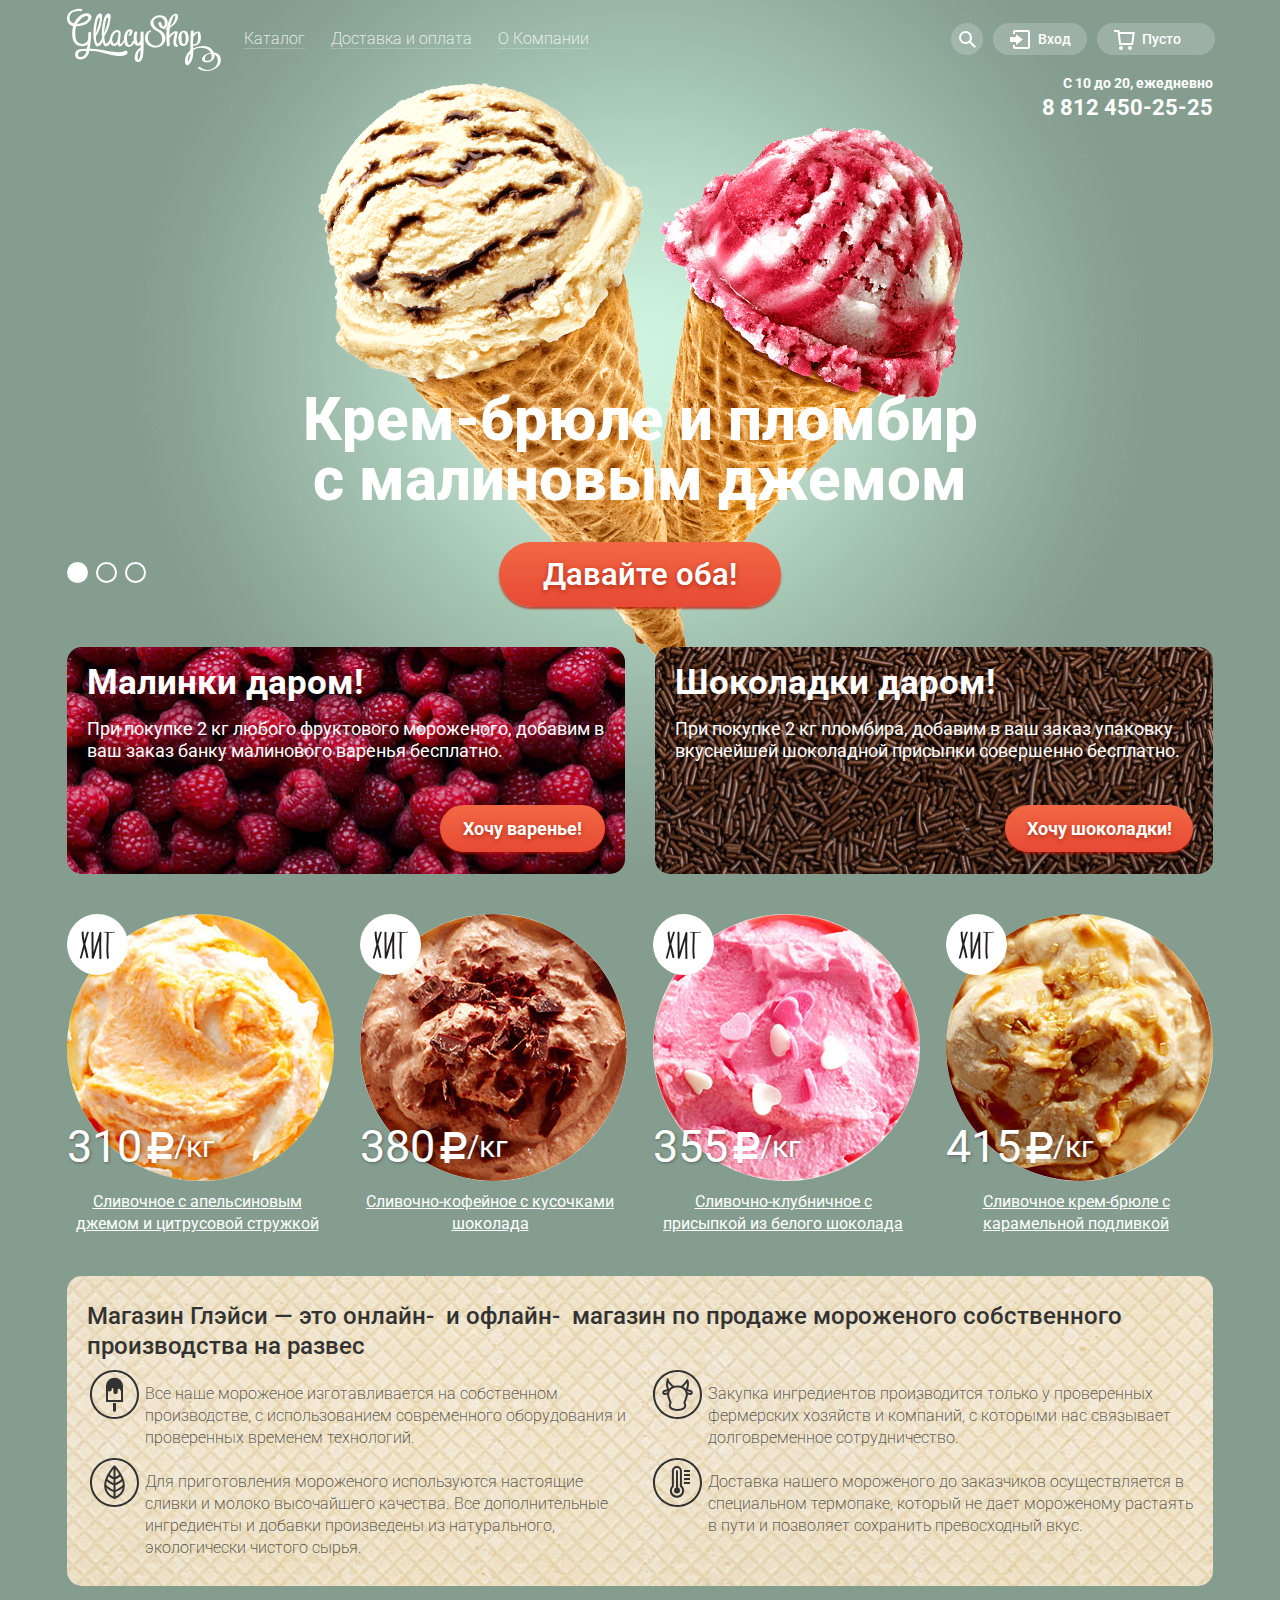
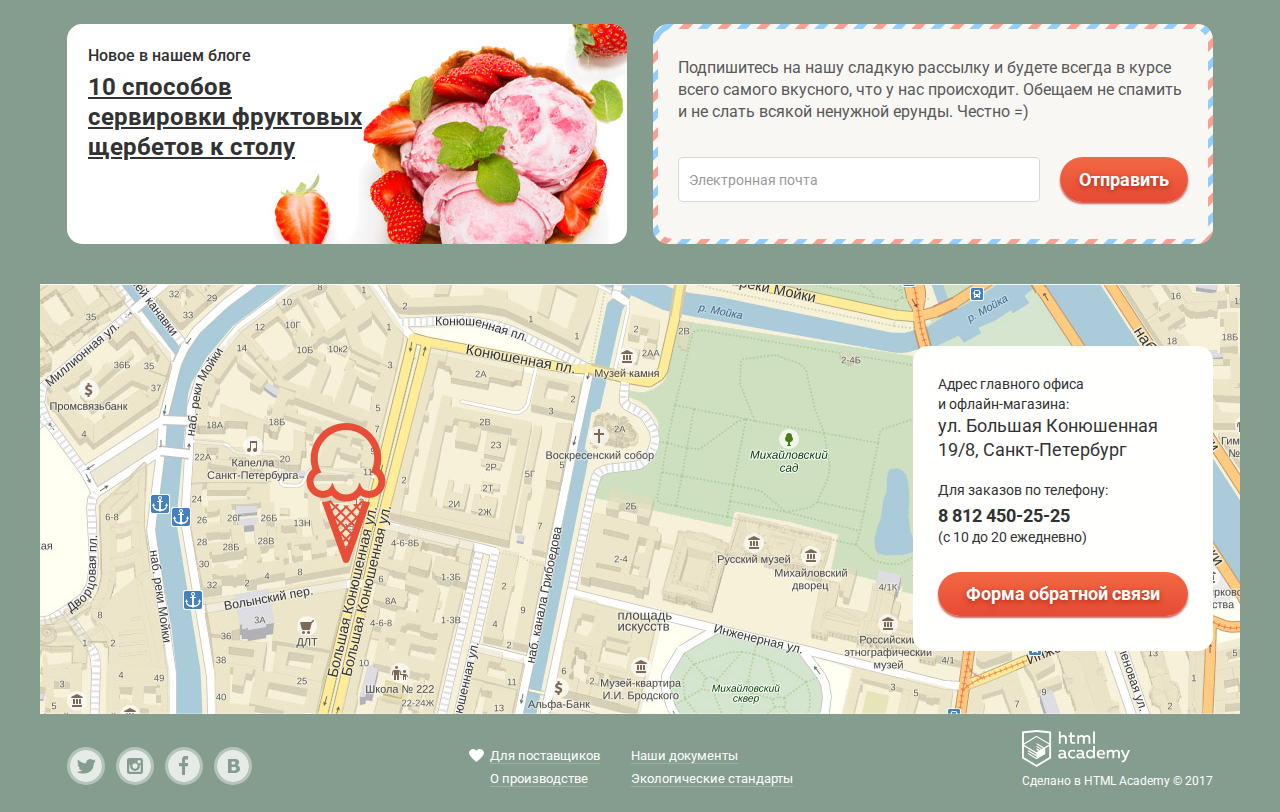
<file: index.html>
<!DOCTYPE html>
<html lang="ru">
<head>
	<meta charset="utf-8">
	<link href="css/normalize.css" rel="stylesheet">
	<link rel="stylesheet" type="text/css" href="css/style.min.css">
	<link href="https://fonts.googleapis.com/css?family=Roboto:700,900,500&subset=latin,cyrillic" rel="stylesheet" type="text/css">
	<title>GllacyShop</title>
</head>
<body>
	<!--Радиокнопки для слайдеров-->
	<input class="visually-hidden" type="radio" id="product-1" name="toggle" checked>
  <input class="visually-hidden" type="radio" id="product-2" name="toggle">
  <input class="visually-hidden" type="radio" id="product-3" name="toggle">

  <!--Обертка сайта-->
	<div class="site-wrapper">
		<!--Контейнер сайта-->
		<div class="container">

				<!--1. ***ШАПКА САЙТА***-->
				<header class="main-header-flex">
					<div class="header-navigations-flex">
						<div class="logo">
							<img class="main-header-logo" src="img/svg-gllacy/logo.svg" width="154" height="64" alt="Логотип Gllacy">
						</div>
						<!--1.1.Основное меню в шапке сайта-->
						<nav class="main-menu">
							<ul class="main-menu-list">
				        <li>
					        <a href="#"><span>Каталог</span></a>
								<ul class="sub-menu catalog-sub">
									<li><a class="new" href="#"><b>Новинки</b></a></li>
									<li><a href="catalog.html">Сливочное</a></li>
									<li><a href="#">Щербеты</a></li>
									<li><a href="#">Фруктовый лед</a></li>
									<li><a href="#">Мелорин</a></li>
								    </ul>
				        </li>
								<li><a href="#"><span>Доставка и оплата</span></a></li>
						    <li><a href="#"><span>О Компании</span></a></li>
				    	</ul>
						</nav>

						<!--1.2.Навигация пользователя в шапке сайта-->
						<nav class="user-menu">
							<h2 class="visually-hidden">Навигация по сайту для пользователя</h2> <!--***Скрытый заголовок***-->
								<ul class="user-menu-list">
									<li class="btn search">
									<h2 class="visually-hidden">Кнопка для открытия поля поиска по сайту</h2>  <!--***Скрытый заголовок***-->

										<div class="search-wrapper">
											<a href="#">Поиск</a>
												<div class="window window-search">
													<form name="search" action="https://echo.htmlacademy.ru" method="get">
														<label for="search" class="visually-hidden">Поиск</label>
														<input class="input-search" id="search" type="text" name="search" placeholder="Что ищем?">
													</form>
												</div>
										</div>
									</li>
									<!--1.2.2. Всплылывающее окно входа-->
									<li class="btn login">
										<div class="login-wrapper" tabindex="0">
											<a href="#">Вход</a>
												<form class="login-form" method="post" action="https://echo.htmlacademy.ru/"> 
													<label class="visually-hidden">Электронная почта</label> 
													<input type="text" name="email" placeholder="Электронная почта"> 

													<label class="visually-hidden">Пароль</label>
													<input type="password" name="password" placeholder="Пароль"> 

													<div class="entrance"> 
														<input type="submit" class="button" value="Войти"> 
														<div class="help-wrapper"> 
															<a class="help-link" href="#">Забыли пароль?</a> 
															<a class="help-link" href="#">Новая регистрация</a> 
														</div> 
													</div> 
												</form> 
										</div>
									</li>

									<li class="btn basket"><a href="#">Пусто</a></li>
								</ul>
							</nav>
						</div>

						<!--1.3. Блок с телефонами в шапке справа-->
						<div class="header-contacts">
						<h2 class="visually-hidden">Телефон и режим работы магазина</h2>  <!--***Скрытый заголовок***-->  	
			      	<p class="mode">
				        С 10 до 20, ежедневно<br/>
				        <span>8 812 450-25-25</span>
			       	</p>
						</div>
					</header>

					<!--2. ***ОСНОВНОЙ РАЗДЕЛ САЙТА***-->
					<!--2.1 Слайдеры-->
					<section class="slider">
						<div class="slider-controls">
				      <label for="product-1">Первый</label>
				      <label for="product-2">Второй</label>
				      <label for="product-3">Третий</label>
				    </div>

				    <ul class="slider-list">
			        <li class="slider-item slide" id="slide1">
			          <h3 class="slide-title">Крем-брюле и пломбир с малиновым джемом</h3>
			          <a class="button slide-button" href="#">Давайте оба!</a>
			        </li>

			        <li class="slider-item slide" id="slide2">
			          <h3 class="slide-title">Шоколадный пломбир и лимонный сорбет</h3>
			          <a class="button slide-button" href="#">Давайте оба!</a>
			        </li>

			        <li class="slider-item slide" id="slide3">
			          <h3 class="slide-title">Пломбир с помадкой и клубничный щербет</h3>
			          <a class="button slide-button" href="#">Давайте оба!</a>
			        </li>
			      </ul>
			    </section>

					<!--2.2 Баннеры-->
					<section class="banner-wrapper">
							<div class="banner banner-left">
									<h2 class="visually-hidden">Акционные предложения по наполнителям к мороженому</h2> <!--***Скрытый заголовок***-->
									<h3>Малинки даром!</h3>
									<p>При покупке 2 кг любого фруктового мороженого, добавим в ваш заказ банку малинового варенья бесплатно.</p>
									<a class="button" href="#">Хочу варенье!</a>
							</div>
							<div class="banner banner-right">
									<h2 class="visually-hidden">Акционные предложения по наполнителям к мороженому</h2> <!--***Скрытый заголовок***-->
									<h3>Шоколадки даром!</h3>
									<p>При покупке 2 кг пломбира, добавим в ваш заказ упаковку вкуснейшей шоколадной присыпки совершенно бесплатно.</p>
									<a class="button" href="#">Хочу шоколадки!</a>
							</div>
					</section>

					<!--2.3.***ХИТЫ ПРОДАЖ***-->
					<section class="list-wrapper list-wrapper-hit">
					<h2 class="visually-hidden">Хиты продаж</h2> <!--***Скрытый заголовок***-->

						<!--1ый хит-->
						<article class="item-block">
						<h2 class="visually-hidden">Первый хит продаж</h2>
							<div class="preview">
								<div class="item-photo hit-item-photo">
									<img src="img/item1_orange_hit1.jpg" width="267" height="267" alt="Сливочное с апельсиновым джемом и цитрусовой стружкой">
									<p class="price"><span>310</span>/кг</p>
								</div>
								<a class="item-name" href="#">Сливочное с апельсиновым джемом и цитрусовой стружкой</a>
							</div>
							<div class="overlay">
								<a class="button index-btn" href="#">Быстрый просмотр</a>
							</div>
						</article>

						<!--2ой хит-->
						<article class="item-block">
						<h2 class="visually-hidden">Второй хит продаж</h2> <!--***Скрытый заголовок***-->
							<div class="preview">
								<div class="item-photo hit-item-photo">
									<img src="img/item2_coffe_chocolate_hit2.jpg" width="267" height="267" alt="Сливочно-кофейное с кусочками шоколада">
									<p class="price"><span>380</span>/кг</p>
								</div>
								<a class="item-name" href="#">Сливочно-кофейное с кусочками шоколада</a>
							</div>
							<div class="overlay">
								<a class="button index-btn" href="#">Быстрый просмотр</a>
							</div>
						</article>

						<!--3ий хит-->
						<article class="item-block">
						<h2 class="visually-hidden">Третий хит продаж</h2> <!--***Скрытый заголовок***-->
							<div class="preview">
								<div class="item-photo hit-item-photo">
									<img src="img/item3_strawberry_white_chocolate_hit3.jpg" width="267" height="267" alt="Сливочно-клубничное с присыпкой из белого шоколада">
									<p class="price"><span>355</span>/кг</p>
								</div>
								<a class="item-name" href="#">Сливочно-клубничное с присыпкой из белого шоколада</a>
							</div>
							<div class="overlay">
								<a class="button index-btn" href="#">Быстрый просмотр</a>
							</div>
						</article>

						<!--4ый хит-->
						<article class="item-block">
						<h2 class="visually-hidden">Четвертый хит продаж</h2> <!--***Скрытый заголовок***-->
							<div class="preview">
								<div class="item-photo hit-item-photo">
									<img src="img/item4_creme_brulee_hit4.jpg" width="267" height="267" alt="Сливочное крем-брюле с карамельной подливкой">
									<p class="price"><span>415</span>/кг</p>
								</div>
								<a class="item-name" href="#">Сливочное крем-брюле с карамельной подливкой</a>
							</div>
							<div class="overlay">
								<a class="button index-btn" href="#">Быстрый просмотр</a>
							</div>
						</article>
					</section>

					<!--2.4. Преимушества компании-->
					<section class="seo">
						<h2 class="visually-hidden">Преимушества компании</h2> <!--***Скрытый заголовок***-->
						<p class="seo-caption">Магазин Глэйси — это онлайн-&nbsp;&nbsp;и офлайн-&nbsp;&nbsp;магазин по продаже мороженого собственного производства на развес</p>
							<div class="seo-container-left">
								<h3 class="visually-hidden">1.Технологии</h3> <!--***Скрытый заголовок***-->
								<p class="technology">Все наше мороженое изготавливается на собственном производстве, с использованием современного оборудования и проверенных временем технологий.</p>
								<h3 class="visually-hidden">2.Сырье</h3> <!--***Скрытый заголовок***-->
								<p class="raw-materials">Для приготовления мороженого используются настоящие сливки и молоко высочайшего качества. Все дополнительные ингредиенты и добавки произведены из натурального, экологически чистого сырья. </p>
							</div>
							<div class="seo-container-right">
								<h3 class="visually-hidden">3.Поставщики</h3> <!--***Скрытый заголовок***-->
								<p class="contractors">Закупка ингредиентов  производится только у проверенных фермерских хозяйств и компаний, с которыми нас связывает долговременное сотрудничество.</p>
								<h3 class="visually-hidden">4.Доставка</h3> <!--***Скрытый заголовок***-->
								<p class="delivery">Доставка нашего мороженого до заказчиков осуществляется в специальном термопаке, который не дает мороженому растаять в пути и позволяет сохранить превосходный вкус.</p>
							</div>
					</section>

				<!--2.5 Дополнительная информация-->
				<section class="other-flex">
				<h2 class="visually-hidden">Дополнительная информация</h2> <!--***Скрытый заголовок***-->
					<article class="other blog">
						<h3>Новое в нашем блоге</h3>
						<a class="other-link" href="sevris.html">10 способов сервировки фруктовых щербетов к столу</a>
					</article>
					<article class="other subscription">
						<div class="subscription-inner">
							<h3 class="visually-hidden">Рассылка</h3> <!--***Скрытый заголовок***-->
							<p>Подпишитесь на нашу сладкую рассылку и будете всегда в курсе всего самого вкусного, что у нас происходит. Обещаем не спамить и не слать всякой ненужной ерунды. Честно =)</p>
								<form class="subscription-email" name="subscription" method="post" action="https://echo.htmlacademy.ru">
									<label class="visually-hidden" for="email"></label> <!--***Скрытый лейбл***-->
									<input id="email" type="email" name="email" placeholder="Электронная почта">
									<button class="button" title="submit" name="subscription-btn">Отправить</button>
								</form>
						</div>
					</article>

				</section>
		</div>  <!--закрытие контейнера-->

				<!--2.6. Карта, адрес и контакты-->
				<div class="map">
          <h2 class="visually-hidden">контактная информация</h2> <!--***Скрытый заголовок***-->
          <div class="map-photo">
          	<img src="img/map.jpg" width="1200" height="430" alt="Адрес: ул.Большая Конюшенная 19/8, Санкт-Петербург"> 
          </div>
          
          <div class="map-link">
          	<a href="https://yandex.ru/map-widget/v1/-/CBazqBwqcD"></a>
          </div>
          <div class="location-icon"><img src="img/svg-gllacy/pin.svg" width="80" height="140" alt="Адрес: ул.Большая Конюшенная 19/8, Санкт-Петербург"></div> 

					<div class="map-contacts">
	 					<div class="map-contacts-flex">
						<h3 class="visually-hidden">Контакты</h3>  <!--***Скрытый заголовок***-->	
							<div class="map-contacts-adress">
								<p>Адрес главного офиса<br>и офлайн-магазина:<br>
								<span>ул. Большая Конюшенная 19/8, Санкт-Петербург</span>
								</p>
							</div>	

							<div class="map-contacts-telefon">
								<p>
									<span>Для заказов по телефону:</span><br/>
									<b class="tel">8 812 450-25-25</b><br>
									<span>(с 10 до 20 ежедневно)</span>
								</p>
							</div>
							<div class="map-contacts-button">	
								<a class="button feedback-button" href="feedback.html">Форма обратной связи</a>
							</div> 
						</div>	
					</div>

				</div>

				<!--3. ***ПОДВАЛ***-->
				<footer class="main-footer container">
					<div class="main-footer-wrapper">

						<!--3.1. Ссылки на социальные сети-->
						<h2 class="visually-hidden">Ссылки на социальные сети</h2> <!--***Скрытый заголовок***-->	
						<ul class="footer-social">
							<li>
								<a href="https://twitter.com/htmlacademy_ru" class="social-button button-tw" target="_blank">
									<span class="visually-hidden">Твиттер</span>
								</a>
							</li>

							<li>
								<a href="https://www.instagram.com/htmlacademy/" class="social-button button-inst" target="_blank">
									<span class="visually-hidden">Инстаграм</span>
								</a>
							</li>

							<li>
								<a href="https://www.facebook.com/htmlacademy" class="social-button button-face" target="_blank">
									<span class="visually-hidden">Фейсбук</span>
								</a>
							</li>

							<li>
								<a href="https://vk.com/htmlacademy" class="social-button button-vk" target="_blank">
									<span class="visually-hidden">Вконтакте</span>
								</a>
							</li>
							 </ul>

						<!--3.2. Дополнительное меню с информацией о компании-->
						<div class="footer-menu">
						<h2 class="visually-hidden">Дополнительное меню с информацией о компании</h2> <!--***Скрытый заголовок***-->
							<div class="footer-menu-flex">
								<a class="menu-providers" href="#"><span class="heart">Для поставщиков</span></a>
								<a class="menu-doc" href="#"><span>Наши документы</span></a>
								<a class="menu-production" href="#"><span>О производстве</span></a>
								<a class="menu-eco" href="#"><span>Экологические стандарты</span></a>
							</div>
						</div>

						<!--3.3. Логотип разработчика сайта и Copyright-->
						<div class="footer-copyright">
							<h2 class="visually-hidden">Copyright</h2> <!--***Скрытый заголовок***-->
								<a href="https://htmlacademy.ru/intensive/htmlcss">
									<img src="img/svg-gllacy/logo-htmlacademy.svg" width="108" height="38" alt="Логотип HTML Academy">
								</a>
								<p>Сделано в HTML Academy © 2017</p>
						</div>

					</div>
				</footer>

				<!--***МОДАЛЬНЫЕ ОКНА***-->
				<!--Окно обатной связи-->
		    <div class="pre-form"></div>

				<section class="modal modal-feedback">
					<button class="modal-feedback-close" type="button">Закрыть</button>
					<h2>Мы обязательно вам ответим!</h2>
						<div class="feedback-form-box">
							<form class="modal-login-form" action="https://echo.htmlacademy.ru" method="post">
				        <label class="feedback-label">
				          <input type="text" name="name" placeholder="Как вас зовут?">
				        </label>
				        <label class="feedback-label">
				          <input type="text" name="email" placeholder="Ваша почта для ответа?">
				        </label>
				        <label class="feedback-label">
				          <textarea name="comment" cols="30" rows="30" placeholder="Напишите что-нибудь..."></textarea>
				        </label>
				        <button class="button feedback-submit" type="button">Отправить</button>
				      </form>
				    </div>
				</section>
			</div>
		  <script src="js/scripts.min.js"></script>
		</body>
		</html>
</file>
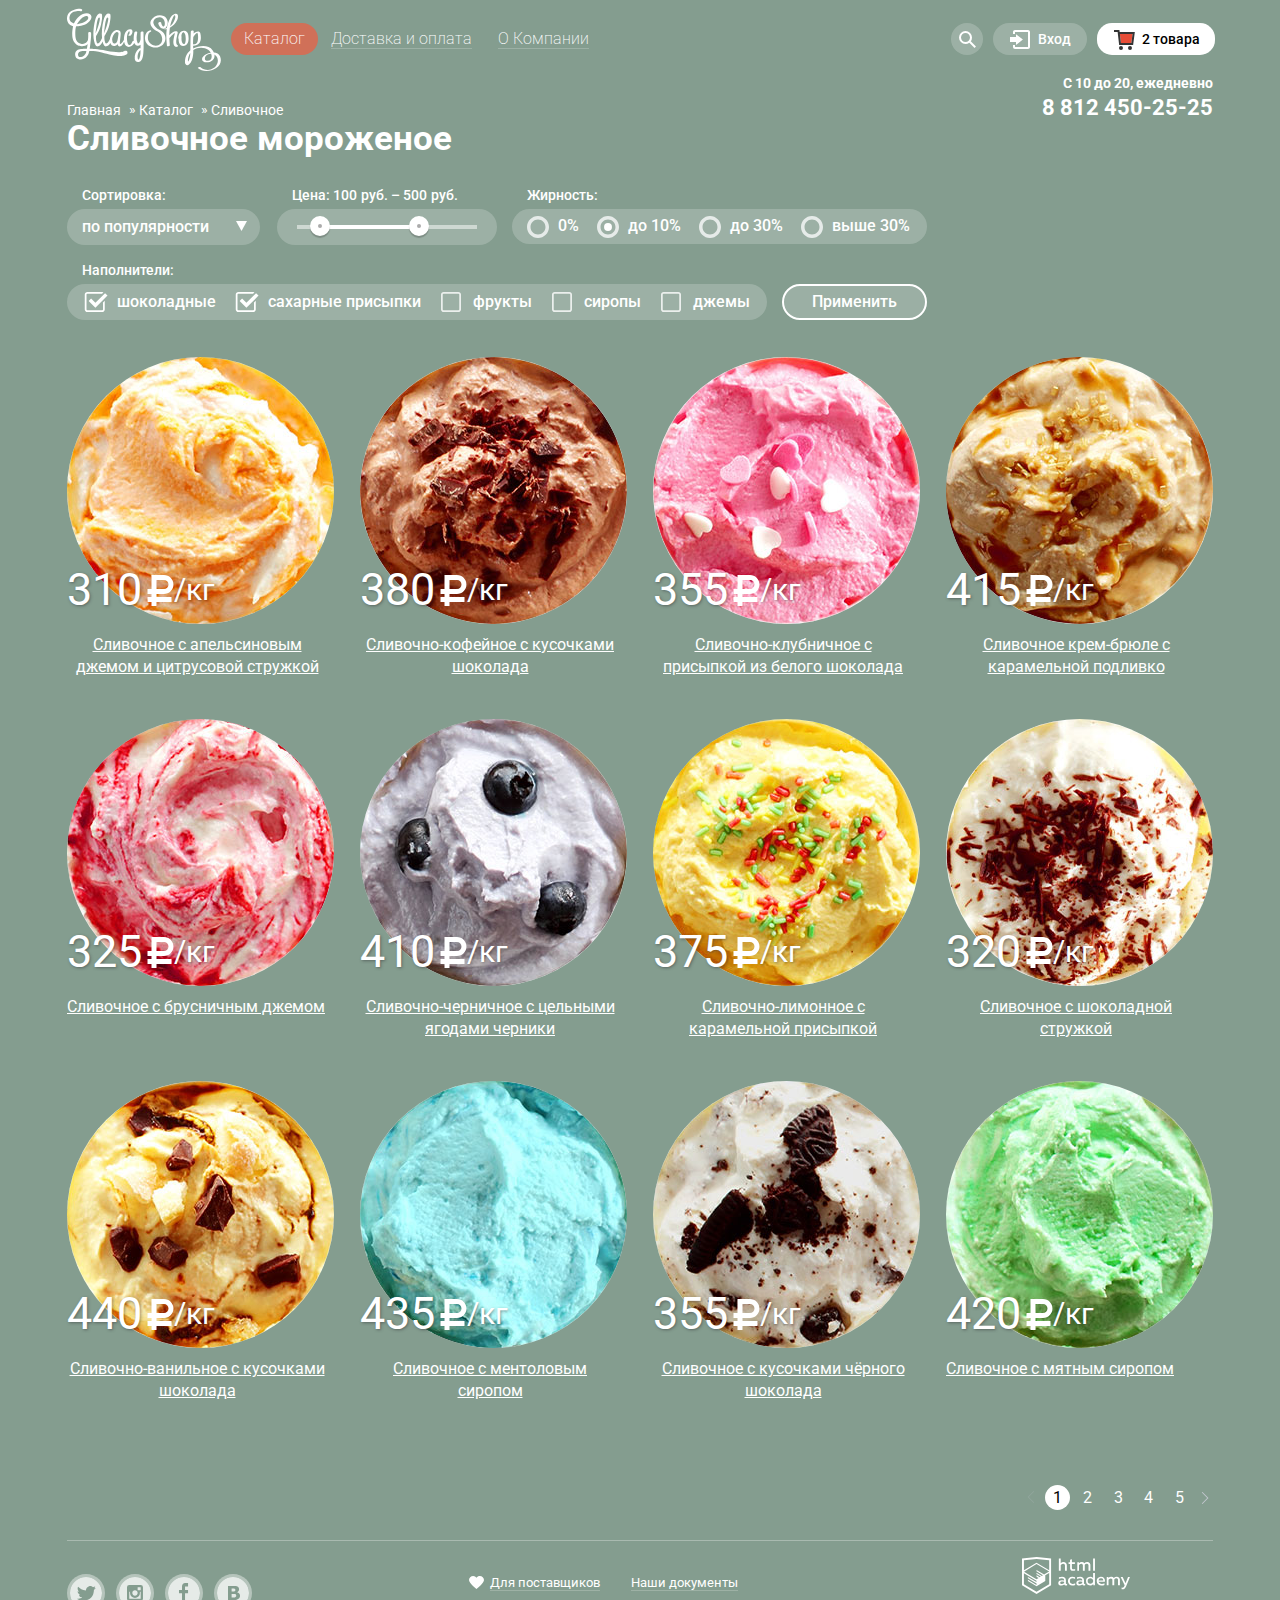
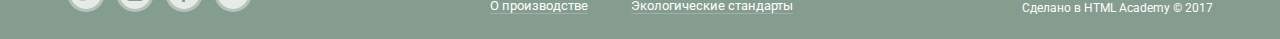
<file: catalog.html>
<!DOCTYPE html>
<html lang="ru">
<head>
  <meta charset="utf-8">
  <link href="css/normalize.css" rel="stylesheet">
  <link rel="stylesheet" type="text/css" href="css/style.min.css">
  <link href="https://fonts.googleapis.com/css?family=Roboto:700,900,500&subset=latin,cyrillic" rel="stylesheet" type="text/css">
  <title>GllacyShop</title>
</head>
<body>

    <div class="container">

      <!--1. ***ШАПКА САЙТА***-->
      <header class="main-header-flex">
        <div class="header-navigations-flex">
          <div class="logo">
            <a href="index.html">
              <img class="main-header-logo" src="img/svg-gllacy/logo.svg" width="154" height="64" alt="Логотип Gllacy">
            </a>
          </div>

          <!--1.1.Основное меню в шапке сайта-->
          <nav class="main-menu">
            <ul class="main-menu-list">
              <li>
                <a class="menu-current" href="#">Каталог</a>
                  <ul class="sub-menu">
                    <li><a class="new" href="#"><b>Новинки</b></a></li>
                    <li><a class="menu-current-page" href="catalog.html">Сливочное</a></li>
                    <li><a href="#">Щербеты</a></li>
                    <li><a href="#">Фруктовый лед</a></li>
                    <li><a href="#">Мелорин</a></li>
                  </ul>
              </li>
              <li><a href="#"><span>Доставка и оплата</span></a></li>
              <li><a href="#"><span>О Компании</span></a></li>
            </ul>
          </nav>

          <!--1.2.Навигация пользователя в шапке сайта-->
          <nav class="user-menu">
            <h2 class="visually-hidden">Навигация по сайту для пользователя</h2>  <!--***Скрытый заголовок***-->
              <ul class="user-menu-list">
                <li class="btn search">
                <h2 class="visually-hidden">Кнопка для открытия поля поиска по сайту</h2>  <!--***Скрытый заголовок***-->

                  <!--1.2.1. Всплылывающее окно поиска-->
                  <div class="search-wrapper">
                    <a class="visual-hidden" href="#">Поиск</a> <!--***Скрытая ссылка***-->
                      <div class="window window-search">
                        <form name="search" action="https://echo.htmlacademy.ru" method="get">
                          <label for="searching" class="visually-hidden">Поиск</label>
                          <input class="input-search" id="searching" type="text" name="search" placeholder="Что ищем?">
                        </form>
                      </div>
                  </div>
                </li>

                  <!--1.2.2. Всплылывающее окно входа-->
                  <li class="btn login">
                    <h2 class="visually-hidden">Кнопка для открытия формы входа на сайт</h2>  <!--***Скрытый заголовок***-->
                    <div class="login-wrapper" tabindex="0">
                      <a href="#">Вход</a>
                        <form class="login-form" method="post" action="https://echo.htmlacademy.ru/"> 
                          <label class="visually-hidden">Электронная почта</label> 
                          <input type="text" name="email" placeholder="Электронная почта"> 

                          <label class="visually-hidden">Пароль</label>
                          <input type="password" name="password" placeholder="Пароль"> 

                          <div class="entrance"> 
                            <input type="submit" class="button" value="Войти"> 
                            <div class="help-wrapper"> 
                              <a class="help-link" href="#">Забыли пароль?</a> 
                              <a class="help-link" href="#">Новая регистрация</a> 
                            </div> 
                          </div> 
                        </form> 
                    </div>
                  </li>

                <li class="btn basket">
                <h2 class="visually-hidden">Кнопка для открытия окна со списками покупок</h2>  <!--***Скрытый заголовок***-->

                  <!--1.2.3. Всплылывающее окно корзины покупок-->
                  <div class="basket-wrapper" tabindex="0">
                    <a class="btn-basket-active" href="#">2 товара</a>
                    <div class="basket-window">
                      <div class="basket-window-flex">
                          <div class="basket-list-flex">

                            <!--1ый товар в корзине-->
                            <h2 class="visually-hidden">1ый товар в корзине</h2>
                            <div class="basket-item"> 
                              <div class="basket-item-delete">
                                <a class="delete" href="#">Удалить</a>
                              </div>

                              <div class="basket-item-photo">
                                <img src="img/orange-jam-mini.jpg" alt="Пломбир с апельсиновым джемом" width="35" height="35">
                              </div>

                              <div class="basket-item-name">
                                <p>Пломбир с апельсиновым джемом</p>
                              </div>

                              <div class="item-weight">1,5 кг</div>

                              <div><span>x</span></div>

                              <div class="item-price-kg">200 руб.</div>

                              <div class="item-price-total">300 руб.</div>

                            </div>

                            <!--1ой товар в корзине-->
                            <h2 class="visually-hidden">1ой товар в корзине</h2>
                            <div class="basket-item"> 
                              <div class="basket-item-delete">
                                <a class="delete" href="#">Удалить</a>
                              </div>

                              <div class="basket-item-photo">
                                <img src="img/strawberry-white-chocolate-mini.jpg" alt="Клубничный пломбир с присыпкой из белого шоколада" width="35" height="35">
                              </div>

                              <div class="basket-item-name">
                                <p>Клубничный пломбир с присыпкой из белого шоколада</p>
                              </div>

                              <div class="item-weight">1,5 кг</div>

                              <div><span>x</span></div>

                              <div class="item-price-kg">300 руб.</div>

                              <div class="item-price-total">450 руб.</div>
                            </div>

                          </div> 

                          <div class="list-price-total"> 
                            <p>Итого: 750 руб.</p>
                          </div>

                          <div class="basket-checkout-button">    
                            <input class="button" type="submit" name="checkout-button" value="Оформить заказ">
                          </div>

                        </div> <!--/basket-window-flex-->
                      </div>  <!--/basket-window-->
                    </div> <!--/basket-wrapper-->
                  </li>
                </ul>
              </nav>
            </div>

            <!--1.3. Блок с телефонами в шапке справа-->
            <div class="header-contacts">
            <h2 class="visually-hidden">Телефон и режим работы магазина</h2>  <!--***Скрытый заголовок***-->  
              <p class="mode">
                С 10 до 20, ежедневно<br/>
                <span>8 812 450-25-25</span>
              </p>
            </div>
          </header>  


          <!--2.***ОСНОВНОЙ РАЗДЕЛ САЙТА***--> 
          <!--2.1. Меню "Хлебные крошки"-->
          <h2 class="visually-hidden">Меню "Хлебные крошки"</h2> 
          <ul class="breadcrumbs">
            <li><a href="index.html">Главная</a></li>
            <li><a href="catalog.html">Каталог</a></li>
            <li class="breadcrumbs-current">Сливочное</li> 
          </ul>

          <h2 class="page-title">Сливочное мороженое</h2>
          <!--2.2.Сортировка товаров-->
          <section class="filters">
          <h2 class="visually-hidden">фильтр товаров</h2>
          <form class="filters-form" method="get" action="https://echo.htmlacademy.ru/">

            <!--Фильтр товаров по сортировке-->
            <h2 class="visually-hidden">Фильтр товаров по сортировке</h2> <!--***Скрытый заголовок***--> 
            <fieldset class="filter-sorting">
              <legend>Сортировка:</legend>
                <div class="select">
                  <select name="sort" id="filters-sort">
                    <option>по популярности</option>
                    <option>сначала недорогие</option>
                    <option>сначала дорогие</option>
                    <option>по жирности</option>
                  </select>
                </div>
            </fieldset>
            <!--Фильтр товаров по цене-->
            <h2 class="visually-hidden">Фильтр товаров по цене</h2> <!--***Скрытый заголовок***--> 
            <fieldset class="filter-range">
              <legend>Цена:
               <label for="price-min" class="visually-hidden">от</label>
               <input class="price-min" id="price-min" type="text" name="min-price" value="100"> руб. –
               <label for="price-max" class="visually-hidden">до</label>
               <input class="price-max" id="price-max" type="text" name="max-price" value="500"> руб.
              </legend>

              <div class="range-controls">
                <div class="scale">
                <div class="bar"></div>
                </div>
                <div class="toggle min-toggle"></div>
                <div class="toggle max-toggle"></div>
                </div>
            </fieldset>
            <!--Фильтр товаров по жирности-->
            <h2 class="visually-hidden">Фильтр товаров по жирности</h2> <!--***Скрытый заголовок***--> 
            <fieldset class="filter-fat">
              <legend>Жирность:</legend>
                <p>
                  <input type="radio" name="fats" id="zero-fat" value="zero-fat"><label for="zero-fat">0%</label>
                  <input type="radio" name="fats" id="less-fat" value="less-fat" checked><label for="less-fat">до 10%</label>
                  <input type="radio" name="fats" id="normal-fat" value="normal-fats"><label for="normal-fat">до 30%</label>
                  <input type="radio" name="fats" id="so-fat" value="so-fats"><label for="so-fat">выше 30%</label>
                </p>
            </fieldset>
            <!--Фильтр товаров по наполнителям-->
            <h2 class="visually-hidden">Фильтр товаров по наполнителям</h2> <!--***Скрытый заголовок***--> 
            <fieldset class="filter-fill">
              <legend>Наполнители:</legend>
                <p>
                  <input type="checkbox" name="chocolate" id="fill-choco" checked><label for="fill-choco">шоколадные</label>
                  <input type="checkbox" name="sugar" id="fill-sugar" checked><label for="fill-sugar">сахарные присыпки</label>
                  <input type="checkbox" name="fruit" id="fill-fruit"><label for="fill-fruit">фрукты</label>
                  <input type="checkbox" name="syrup" id="fill-syrup"><label for="fill-syrup">сиропы</label>
                  <input type="checkbox" name="jam" id="fill-jam"><label for="fill-jam">джемы</label>
                </p>
            </fieldset>
            <!--Кнопка отправики формы сортирвки товаров-->
              <input type="submit" class="filter-button" value="Применить">
              </form>

          </section>

          <!--2.3.Каталог товаров-->
          <section class="list-wrapper list-wrapper-all">
          <h2 class="visually-hidden">Список продукции</h2> <!--***Скрытый заголовок***--> 
            <!--1st item-->
            <article class="item-block">
            <h2 class="visually-hidden">Первый товар</h2> <!--***Скрытый заголовок***--> 
              <div class="preview">
                <div class="item-photo">
                  <img src="img/item1_orange_hit1.jpg" width="267" height="267" alt="Сливочное с апельсиновым джемом и цитрусовой стружкой">
                  <p class="price"><span>310</span>/кг</p>
                </div>
                  <a class="item-name" href="#">Сливочное с апельсиновым джемом и цитрусовой стружкой </a>
              </div>

              <div class="overlay">
                <a class="button index-btn" href="#">Быстрый просмотр</a>
              </div>
            </article>

            <!--2nd item-->
            <article class="item-block">
            <h2 class="visually-hidden">Второй товар</h2> <!--***Скрытый заголовок***--> 
              <div class="preview">
                <div class="item-photo">
                  <img src="img/item2_coffe_chocolate_hit2.jpg" width="267" height="267" alt="Сливочно-кофейное с кусочками шоколада">
                  <p class="price"><span>380</span>/кг</p>
                </div>
                <a class="item-name" href="#">Сливочно-кофейное с кусочками шоколада</a>
              </div>

              <div class="overlay">
                <a class="button index-btn" href="#">Быстрый просмотр</a>
              </div>
            </article>

            <!--3rd item-->
            <article class="item-block">
              <h2 class="visually-hidden">Третий товар</h2> <!--***Скрытый заголовок***--> 
                <div class="preview">
                  <div class="item-photo">
                    <img src="img/item3_strawberry_white_chocolate_hit3.jpg" width="267" height="267" alt="Сливочно-клубничное с присыпкой из белого шоколада">
                    <p class="price"><span>355</span>/кг</p>
                  </div>
                    <a class="item-name" href="#"> Сливочно-клубничное с присыпкой из белого шоколада</a>
                </div>

                <div class="overlay">
                    <a class="button index-btn" href="#">Быстрый просмотр</a>
                </div>
            </article>

            <!--4th item-->
            <article class="item-block">
            <h2 class="visually-hidden">Четвертый Первый товар</h2> <!--***Скрытый заголовок***--> 
              <div class="preview">
                <div class="item-photo">
                  <img src="img/item4_creme_brulee_hit4.jpg" width="267" height="267" alt="Сливочное крем-брюле с карамельной подливкой">
                   <p class="price"><span>415</span>/кг</p>
                </div>
                  <a class="item-name" href="#">Сливочное крем-брюле с карамельной подливко</a>
              </div>

              <div class="overlay">
                <a class="button index-btn" href="#">Быстрый просмотр</a>
              </div>
            </article>

            <!--5th item-->
            <article class="item-block">
            <h2 class="visually-hidden">Пытый товар</h2> <!--***Скрытый заголовок***--> 
              <div class="preview">
                <div class="item-photo">
                  <img src="img/item5_lingoberry.jpg" width="267" height="267" alt="Сливочное с брусничным джемом">
                    <p class="price"><span>325</span>/кг</p>
                </div>
                    <a class="item-name" href="#">Сливочное с брусничным джемом</a>
              </div>

              <div class="overlay">
                <a class="button index-btn" href="#">Быстрый просмотр</a>
              </div>
            </article>

            <!--6 item-->
            <article class="item-block">
            <h2 class="visually-hidden">Шестой товар</h2> <!--***Скрытый заголовок***--> 
               <div class="preview">
                  <div class="item-photo">
                    <img src="img/item6_blueberry.jpg" width="267" height="267" alt="Сливочно-черничное с цельными ягодами черники">
                      <p class="price"><span>410</span>/кг</p>
                  </div>
                    <a class="item-name" href="#">Сливочно-черничное с цельными ягодами черники</a>
                </div>

              <div class="overlay">
                <a class="button index-btn" href="#">Быстрый просмотр</a>
              </div>
            </article>

            <!--7 item-->
            <article class="item-block">
             <h2 class="visually-hidden">Седьмой товар</h2> <!--***Скрытый заголовок***--> 
             <div class="preview">
                <div class="item-photo">
                  <img src="img/item7_limon.jpg" width="267" height="267" alt="Сливочно-лимонное с карамельной присыпкой">
                    <p class="price"><span>375</span>/кг</p>
                </div>
                    <a class="item-name" href="#">Сливочно-лимонное с карамельной присыпкой</a>
              </div>

              <div class="overlay">
                <a class="button index-btn" href="#">Быстрый просмотр</a>
              </div>
            </article>

            <!--8 item-->
            <article class="item-block">
            <h2 class="visually-hidden">Восьмой товар</h2> <!--***Скрытый заголовок***--> 
            <div class="preview">
              <div class="item-photo">
                <img src="img/item8_chocolate_chips.jpg" width="267" height="267" alt="ССливочное с шоколадной стружкой">
                 <p class="price"><span>320</span>/кг</p>
              </div>
                <a class="item-name" href="#">Сливочное с шоколадной стружкой</a>
            </div>

            <div class="overlay">
              <a class="button index-btn" href="#">Быстрый просмотр</a>
            </div>
          </article>

          <!--9 item-->
            <article class="item-block">
              <h2 class="visually-hidden">Девятый товар</h2> <!--***Скрытый заголовок***--> 
                <div class="preview">
                  <div class="item-photo">
                    <img src="img/item9_vanilla_chocolate.jpg" width="267" height="267" alt="Сливочно-ванильное с кусочками шоколада">
                      <p class="price"><span>440</span>/кг</p>
                  </div>
                    <a class="item-name" href="#">Сливочно-ванильное с кусочками шоколада</a>
                </div>

                <div class="overlay">
                  <a class="button index-btn" href="#">Быстрый просмотр</a>
              </div>
            </article>

            <!--10 item-->
            <article class="item-block">
            <h2 class="visually-hidden">Десятый товар</h2>
              <div class="preview">
                <div class="item-photo">
                  <img src="img/item10_menthol_syrup.jpg" width="267" height="267" alt="Сливочное с ментоловым сиропом">
                    <p class="price"><span>435</span>/кг</p>
                 </div>
                  <a class="item-name" href="#">Сливочное с ментоловым сиропом</a>
                  </div>

                <div class="overlay">
                  <a class="button index-btn" href="#">Быстрый просмотр</a>
              </div>
            </article>

            <!--11 item-->
            <article class="item-block">
            <h2 class="visually-hidden">Одинадцатый товар</h2> <!--***Скрытый заголовок***--> 
              <div class="preview">
                <div class="item-photo">
                  <img src="img/item11_creamy_bitter_chocolate.jpg" width="267" height="267" alt="ССливочное с кусочками чёрного шоколада">
                    <p class="price"><span>355</span>/кг</p>
                </div>
                    <a class="item-name" href="#">Сливочное с кусочками чёрного шоколада </a>
              </div>

              <div class="overlay">
                <a class="button index-btn" href="#">Быстрый просмотр</a>
              </div>
            </article>

            <!--12 item-->
            <article class="item-block">
            <h2 class="visually-hidden">Двенадцатрый товар</h2> <!--***Скрытый заголовок***--> 
              <div class="preview">
                <div class="item-photo">
                  <img src="img/item12_mint_syrup.jpg" width="267" height="267" alt="Сливочное с мятным сиропом">
                    <p class="price"><span>420</span>/кг</p>
                </div>
                  <a class="item-name" href="#">Сливочное с мятным сиропом</a>
              </div>

              <div class="overlay">
                <a class="button index-btn" href="#">Быстрый просмотр</a>
              </div>
            </article>  

          </section>

          <!--2.4. Пагинация страниц-->
          <div class="paginator">
            <h2 class="visually-hidden">Страницв товарного каталога</h2> <!--***Скрытый заголовок***--> 
            <ul class="paginator-list">
              <li><a class="prev" href="#">Назад</a></li>
              <li class="current-page"><a>1</a></li>
              <li><a href="#">2</a></li>
              <li><a href="#">3</a></li>
              <li><a href="#">4</a></li>
              <li><a href="#">5</a></li>
              <li><a class="next" href="#">Вперёд</a></li>
            </ul>
          </div>

          <!--3. ***ПОДВАЛ***-->
          <footer class="main-footer">
            <div class="main-footer-wrapper">

              <!--3.1. Ссылки на социальные сети-->
              <h2 class="visually-hidden">Ссылки на социальные сети</h2>
              <ul class="footer-social">
                <li>
                  <a href="https://twitter.com/htmlacademy_ru" class="social-button button-tw" target="_blank">
                    <span class="visually-hidden">Твиттер</span>
                  </a>
                </li>

                <li>
                  <a href="https://www.instagram.com/htmlacademy/" class="social-button button-inst" target="_blank">
                    <span class="visually-hidden">Инстаграм</span>
                  </a>
                </li>

                <li>
                  <a href="https://www.facebook.com/htmlacademy" class="social-button button-face" target="_blank">
                    <span class="visually-hidden">Фейсбук</span>
                  </a>
                </li>

                <li>
                  <a href="https://vk.com/htmlacademy" class="social-button button-vk" target="_blank">
                    <span class="visually-hidden">Вконтакте</span>
                  </a>
                </li>
              </ul>

              <!--3.2. Дополнительное меню с информацией о компании-->
              <div class="footer-menu">
              <h2 class="visually-hidden">Дополнительное меню с информацией о компании</h2> <!--***Скрытый заголовок***-->
                <div class="footer-menu-flex">
                  <a class="menu-providers" href="#"><span class="heart">Для поставщиков</span></a>
                  <a class="menu-doc" href="#"><span>Наши документы</span></a>
                  <a class="menu-production" href="#"><span>О производстве</span></a>
                  <a class="menu-eco" href="#"><span>Экологические стандарты</span></a>
                </div>
              </div>
              
              <!--3.3. Логотип разработчика сайта и Copyright-->
              <div class="footer-copyright">
                <h2 class="visually-hidden">Copyright</h2>
                  <a href="https://htmlacademy.ru/intensive/htmlcss">
                    <img src="img/svg-gllacy/logo-htmlacademy.svg" width="108" height="38" alt="Логотип HTML Academy">
                  </a>
                  <p>Сделано в HTML Academy © 2017</p>
              </div>
              
            </div>  
          </footer>
  </div>
</body>
</html>
</file>
<file: css/style.min.css>
body{margin:0px;padding:0px;background-color:#849d8f;color:#fff;font-size:16px;line-height:22px;font-family:"Roboto",Arial,sans-serif}.container{width:1200px;margin:0 auto;padding:0 27px;-webkit-box-sizing:border-box;box-sizing:border-box}.visually-hidden:not(:focus):not(:active){position:absolute;width:1px;height:1px;margin:-1px;padding:0;border:0;white-space:nowrap;-webkit-clip-path:inset(100%);clip-path:inset(100%);clip:rect(0 0 0 0);overflow:hidden}a{text-decoration:none;color:#fff}img{max-width:100%;height:auto}.button{border:0}.main-header-flex{display:-webkit-box;display:-ms-flexbox;display:flex;-webkit-box-orient:vertical;-webkit-box-direction:normal;-ms-flex-direction:column;flex-direction:column;-webkit-box-pack:justify;-ms-flex-pack:justify;justify-content:space-between;-ms-flex-wrap:wrap;flex-wrap:wrap;width:100%;padding-top:10px}.header-navigations-flex{display:-webkit-box;display:-ms-flexbox;display:flex;-webkit-box-orient:horizontal;-webkit-box-direction:normal;-ms-flex-direction:row;flex-direction:row;-webkit-box-pack:justify;-ms-flex-pack:justify;justify-content:space-between;-webkit-box-align:center;-ms-flex-align:center;align-items:center;-ms-flex-wrap:nowrap;flex-wrap:nowrap;width:1146px;max-height:65px}.logo{width:154px;margin-right:10px}.main-menu{font-size:16px;line-height:18px;font-weight:bold}.main-menu a{font-size:16px;line-height:22px;font-weight:700px}.main-menu-list{display:-webkit-box;display:-ms-flexbox;display:flex;-ms-flex-wrap:wrap;padding:0}.main-menu-list>li{position:relative;display:inline-block;vertical-align:middle;min-width:55px;margin:0;padding:0;padding-bottom:10px;-webkit-box-sizing:border-box;box-sizing:border-box;margin-top:3px;list-style:none}.main-menu-list>li>a{display:block;max-height:32px;padding:7px 13px;-webkit-box-sizing:border-box;box-sizing:border-box;font-size:16px;line-height:18px;font-weight:200;border-radius:17px;border:none}.main-menu-list span{text-decoration:none;border-bottom:1px solid rgba(255,255,255,0.2)}.main-menu-list>li:hover>a,.main-menu-list>li:focus>a{max-height:32px;padding:7px 13px;-webkit-box-sizing:border-box;box-sizing:border-box;background-color:#f7f6f3;color:#000}.main-menu-list>li>a:active{background-color:#ededed;-webkit-box-shadow:inset 0 2px 1px #696969;box-shadow:inset 0 2px 1px #696969}.main-menu-list a:not([href]){background-color:#d07058;cursor:pointer}.sub-menu{display:none;position:absolute;top:40px;left:-5px;z-index:10;width:143px;min-height:172px;margin:0;padding:0;-webkit-box-sizing:border-box;box-sizing:border-box;list-style:none;font-size:14px;line-height:16px;font-weight:normal;background-color:#f8f7f4;border-radius:5px;-webkit-box-shadow:0 20px 20px 0 rgba(0, 0, 0, 0.4);box-shadow:0 20px 20px 0 rgba(0, 0, 0, 0.4)}.main-navigation-sub li>a{display:block;margin:0;padding:5px 15px;-webkit-box-sizing:border-box;box-sizing:border-box;font-weight:400;font-size:14px;line-height:16px;color:#000;border:none}.main-menu-list > li:hover .sub-menu{display:block}.sub-menu>li{width:100%;max-height:33px;padding:0}.sub-menu li a{display:block;white-space:nowrap;max-height:33px;padding:10px 15px 10px 17px;-webkit-box-sizing:border-box;box-sizing:border-box;font-size:14px;line-height:16px;font-weight:400;color:#323232;text-decoration:none}.sub-menu li:first-of-type{position:relative}.sub-menu li:nth-of-type(2){padding-top:5px}.sub-menu li:first-of-type::after{position:absolute;content:"";display:block;right:6px;left:6px;height:1px;background-color:rgba(53, 53, 53, 0.2)}.sub-menu a:hover, .sub-menu a:focus{max-height:33px;padding:10px 15px 10px 17px;-webkit-box-sizing:border-box;box-sizing:border-box;background-color:#fbded7}.main-menu-list .menu-current-page{background-color:#d07058}.sub-menu li:first-of-type a:hover, .sub-menu li:first-of-type a:focus{border-top-left-radius:5px;border-top-right-radius:5px}.sub-menu li:last-of-type a:hover, .sub-menu li:last-of-type a:focus{border-bottom-left-radius:5px;border-bottom-right-radius:5px}.sub-menu a:active{background-color:#f6b5a5}.sub-menu li:first-of-type a:active{border-top-left-radius:5px;border-top-right-radius:5px}.sub-menu li:last-of-type a:active{border-bottom-left-radius:5px;border-bottom-right-radius:5px}.sub-menu a:not([href]){background-color:#d07058;color:#fff}.user-menu{position:relative;z-index:0;margin-left:auto}.user-menu-list{display:-webkit-box;display:-ms-flexbox;display:flex;-webkit-box-align:center;-ms-flex-align:center;align-items:center;margin:0;padding:0 3px 7px 0;list-style:none}.user-menu-list .btn{display:inline-block;vertical-align:middle;max-height:32px;margin-left:10px;background-color:rgba(255,255,255,.2);border-radius:17px}.user-menu-list .btn:first-child{margin-left:0px}.search{position:relative;left:5px;z-index:1;display:block;width:32px;height:32px;padding:8px;-webkit-box-sizing:border-box;box-sizing:border-box;background-image:url("../img/svg-gllacy/loupe.svg");background-position:center;background-repeat:no-repeat}.login,.basket{position:relative;left:5px}.basket{width:118px}.search, .login a, .basket a{display:block;background-color:rgba(255,255,255,.2);;border-radius:15px;font-size:14px;line-height:16px;font-weight:500;color:#fff;text-decoration:none}.login a{padding:8px 17px 8px 45px;width:94px;-webkit-box-sizing:border-box;box-sizing:border-box;background:url("../img/svg-gllacy/entrance-white.svg") 17px 7px no-repeat}.basket a{padding:8px 15px 8px 45px;background:url("../img/svg-gllacy/basket.svg") 17px 7px no-repeat}.search:not([href]):hover{background:url("../img/svg-gllacy/loupe-black.svg") center no-repeat;background-color:#fff;cursor:pointer}.login a:not(.help-link):hover{color:black;background:url("../img/svg-gllacy/entrance.svg") 17px 7px no-repeat;background-color:white}.basket > a:hover, .basket .btn-basket-active{color:black;background:url("../img/svg-gllacy/basket-red.svg") 17px 7px no-repeat;background-color:white}.mode{margin:0;font-size:14px;line-height:16px;text-align:right;font-weight:700}.mode span{display:block;padding-top:5px;font-size:22px;line-height:24px;font-weight:bold}.window{padding:12px 15px;-webkit-box-sizing:border-box;box-sizing:border-box;color:#323232;background-color:#f8f7f4;border:1px solid rgba(178,178,178,.52);border-radius:7px;-webkit-box-shadow:0 20px 20px rgba(0,0,0,.4);box-shadow:0 20px 20px rgba(0,0,0,.4)}.search-wrapper{position:relative;margin:0;padding-bottom:15px}.search a{font-size:0}.window-search{display:none;position:absolute;top:28px;right:-10px;z-index:10;width:345px;max-height:85px;padding:20px 17px;-webkit-box-sizing:border-box;box-sizing:border-box;background-color:#f8f7f4;border-radius:5px;-webkit-box-shadow:0 20px 20px rgba(0,0,0,.4);box-shadow:0 20px 20px rgba(0,0,0,.4)}.search-wrapper:hover .window-search{display:block}.window-search .input-search{width:100%;padding:10px 15px;padding-bottom:10px;-webkit-box-sizing:border-box;box-sizing:border-box;font-size:14px;line-height:24px;color:#323232;border:1px solid rgba(178,178,178,.52);border-radius:5px}.window-search input{font-size:14px;line-height:24px;-webkit-box-sizing:border-box;box-sizing:border-box}.window-search input:hover{padding:10px 13px;border:2px solid rgba(154,154,154,.52)}.window-search input:focus{padding:10px 13px;border:2px solid #8fbdec}.login-wrapper{z-index:0;margin:0;padding-bottom:5px}.login-form{display:none;position:absolute;z-index:1;top:37px;right:0;z-index:10;width:277px;min-height:215px;padding:20px 17px 22px 20px;-webkit-box-sizing:border-box;box-sizing:border-box;background-color:#f8f7f4;border-radius:5px;-webkit-box-shadow:0 20px 20px 0 rgba(0, 0, 0, 0.4);box-shadow:0 20px 20px 0 rgba(0, 0, 0, 0.4)}.login-wrapper:hover .login-form{display:block}.login-form input:not([type="submit"]){width:100%;max-height:45px;margin-bottom:20px;padding:13px 15px;-webkit-box-sizing:border-box;box-sizing:border-box;font-size:14px;line-height:24px;color:#000;border:1px solid rgba(178,178,178,.52);border-radius:5px}.login-form input:hover{padding:13px 15px;border:2px solid rgba(154,154,154,.52)}.login-form input:focus{padding:13px 15px;border:2px solid #8fbdec}.login-form .entrance{display:-webkit-box;display:-ms-flexbox;display:flex;width:100%;max-height:45px;-webkit-box-pack:justify;-ms-flex-pack:justify;justify-content:space-between}.entrance .help-wrapper{display:-webkit-box;display:-ms-flexbox;display:flex;-webkit-box-orient:vertical;-webkit-box-direction:normal;-ms-flex-direction:column;flex-direction:column;-webkit-box-pack:end;-ms-flex-pack:end;justify-content:flex-end;width:120px}.login-form input[type="submit"]{width:100px;max-height:45px;padding:10px 20px;font-size:18px;line-height:24px;text-shadow:0 2px 5px rgba(160, 32, 11, 0.76);background:#f26843;-webkit-box-shadow:0 2px 2px rgba(172, 16, 0, 0.64);box-shadow:0 2px 2px rgba(172, 16, 0, 0.64);border-radius:15px;border-radius:50px;border:none;cursor:pointer}.login-form input[type="submit"]:hover{font-size:18px;line-height:24px;background-color:rgba(255, 255, 255, 0.2);background:-webkit-gradient(linear, left top, left bottom, from(#e74a35), to(#f26843));background:-webkit-linear-gradient(top, #e74a35 0%, #f26843 100%);background:-o-linear-gradient(top, #e74a35 0%, #f26843 100%);background:linear-gradient(to bottom, #e74a35 0%, #f26843 100%);-webkit-box-shadow:0 2px 2px rgb(172, 16, 0);box-shadow:0 2px 2px rgb(172, 16, 0)}.login-form input[type="submit"]:active{font-size:18px;line-height:24px;background-color:rgba(0, 0, 0, 0.07);background:-webkit-gradient(linear, left top, left bottom, from(#e74a35), to(#f26843));background:-webkit-linear-gradient(top, #e74a35 0%, #f26843 100%);background:-o-linear-gradient(top, #e74a35 0%, #f26843 100%);background:linear-gradient(to bottom, #e74a35 0%, #f26843 100%);-webkit-box-shadow:inset 0 2px 2px rgb(148, 39, 24);box-shadow:inset 0 2px 2px rgb(148, 39, 24)}.login-form input[type="submit"]:focus{font-size:18px;line-height:24px}.login-form .entrance .help-wrapper a{display:inline-block;vertical-align:middle;width:100%;padding:0;margin:0;font-size:13px;line-height:24px;color:#323232;text-decoration:underline}.entrance .help-wrapper a:hover, .login-form .entrance .help-wrapper a:active{color:#e84d37}.basket-wrapper{position:relative;margin:0;padding-bottom:5px}.basket-window{display:none;position:absolute;top:40px;right:0;z-index:50;width:540px;min-height:242px;padding:17px 15px;-webkit-box-sizing:border-box;box-sizing:border-box;background-color:#f8f7f4;border-radius:5px}.basket-wrapper:hover .basket-window{display:block}.basket-window-flex{display:-webkit-box;display:-ms-flexbox;display:flex;-webkit-box-orient:vertical;-webkit-box-direction:normal;-ms-flex-direction:column;flex-direction:column;-ms-flex-wrap:wrap;flex-wrap:wrap;-webkit-box-align:center;-ms-flex-align:center;align-items:center;width:100%}.basket-list-flex{display:-webkit-box;display:-ms-flexbox;display:flex;-webkit-box-orient:vertical;-webkit-box-direction:normal;-ms-flex-direction:column;flex-direction:column;-webkit-box-align:start;-ms-flex-align:start;align-items:flex-start;width:100%;min-height:112px;margin-bottom:15px;border-bottom:1px solid #cacac7}.basket-item{position:relative;display:-webkit-box;display:-ms-flexbox;display:flex;-webkit-box-orient:horizontal;-webkit-box-direction:normal;-ms-flex-direction:row;flex-direction:row;-webkit-box-align:center;-ms-flex-align:center;align-items:center;width:100%;min-height:42px;font-size:13px;line-height:16px;font-weight:200;color:#000}.basket-item-delete{position:relative;width:12px;padding-right:15px}.basket-item-delete a{padding:0;margin:0;font-size:0}.delete::before,.delete::after{content:"";position:absolute;top:7px;left:0;width:12px;height:1px;background-color:#231f20;font-size:0}.basket-item-delete .delete::before{-webkit-transform:rotate(45deg);-ms-transform:rotate(45deg);transform:rotate(45deg)}.basket-item-delete .delete::after{-webkit-transform:rotate(-45deg);-ms-transform:rotate(-45deg);transform:rotate(-45deg)}.basket-item-photo{width:33px;margin-right:10px}.basket-item-photo img{border-radius:50%}.basket-item-name{width:220px;min-height:35px;padding:0;margin:0;-webkit-box-sizing:border-box;box-sizing:border-box}.basket-item-name p{vertical-align:middle}.item-weight{min-width:33px;margin-left:auto;margin-left:20px}.basket-list-flex span{margin:0 5px}.item-price-kg{display:inline-block;vertical-align:middle;color:#b5b5b4;text-align:right}.item-price-total{min-width:50px;margin-left:30px}.list-price-total{min-width:106px;max-height:18px;margin-left:auto;margin-bottom:15px;font-size:15px;line-height:18px;color:#000}.list-price-total p{margin:0}.basket-checkout-button{margin-left:auto}.basket-checkout-button input{width:170px;max-height:45px;padding:13px 15px 17px 15px;-webkit-box-sizing:border-box;box-sizing:border-box;font-size:18px;line-height:24px;font-weight:700;color:#fff}.site-wrapper{min-width:940px;background-color:#849d8f;background-image:url("../img/slider-item1.png");background-repeat:no-repeat;background-position:top center;-webkit-transition:background-image 0.5s ease, background-color 0.5s ease;-o-transition:background-image 0.5s ease, background-color 0.5s ease;transition:background-image 0.5s ease, background-color 0.5s ease}.site-wrapper::before,.site-wrapper::after{content:"";visibility:hidden}.site-wrapper::before{background-image:url("../img/slider-item2.png")}.site-wrapper::after{background-image:url("../img/slider-item3.png")}.slider{position:relative;margin-top:270px;text-align:center;color:#fff}.slider-list{margin:0;padding:0;list-style:none}.slide-title{width:700px;margin:0 auto;margin-bottom:32px;font-size:60px;line-height:60px;font-weight:800}.button{display:inline-block;vertical-align:middle;padding:12px 44px;font-size:31px;line-height:41px;font-weight:600;text-align:center;color:#fff;vertical-align:top;text-decoration:none;text-shadow:0 2px 5px rgba(160, 32, 11, 0.76);background:#f26843;background:-webkit-gradient(linear, left top, left bottom, from(#f26843), to(#e74a35));background:-webkit-linear-gradient(top, #f26843 0%, #e74a35 100%);background:-o-linear-gradient(top, #f26843 0%, #e74a35 100%);background:linear-gradient(to bottom, #f26843 0%, #e74a35 100%);-webkit-box-shadow:0 2px 2px rgba(172, 16, 0, 0.64);box-shadow:0 2px 2px rgba(172,16,0,0.64);border-radius:50px;border:none;cursor:pointer}.button:hover{background:-webkit-gradient(linear, left top, left bottom, from(#e74a35), to(#f26843));background:-webkit-linear-gradient(top, #e74a35 0%, #f26843 100%);background:-o-linear-gradient(top, #e74a35 0%, #f26843 100%);background:linear-gradient(to bottom, #e74a35 0%, #f26843 100%);-webkit-box-shadow:0 2px 2px rgba(172, 16, 0, 1);box-shadow:0 2px 2px rgba(172,16,0,1)}.button:active{background:-webkit-gradient(linear, left top, left bottom, from(#e74a35), to(#f26843));background:-webkit-linear-gradient(top, #e74a35 0%, #f26843 100%);background:-o-linear-gradient(top, #e74a35 0%, #f26843 100%);background:linear-gradient(to bottom, #e74a35 0%, #f26843 100%);-webkit-box-shadow:inset 0 2px 2px rgba(172, 16, 0, 1);box-shadow:inset 0 2px 2px rgba(172, 16, 0, 1)}.slider-controls label{display:inline-block;vertical-align:middle;width:17px;height:17px;margin-right:8px;vertical-align:top;background-color:transparent;border:2px solid #fff;border-radius:50%;cursor:pointer}.slider-controls{position:absolute;left:0;bottom:23px;z-index:20;font-size:0}.visually-hidden{position:absolute;width:1px;height:1px;clip:rect(0,0,0,0)}.slide{display:none}#product-1:checked ~ .site-wrapper #slide1, #product-2:checked ~ .site-wrapper #slide2, #product-3:checked ~ .site-wrapper #slide3{display:block}#product-1:checked ~ .site-wrapper label[for="product-1"], #product-2:checked ~ .site-wrapper label[for="product-2"], #product-3:checked ~ .site-wrapper label[for="product-3"]{background-color:#fff}#product-1:checked~.site-wrapper{background-color:#849d8f;background-image:url("../img/slider-item1.png")}#product-2:checked~.site-wrapper{background-color:#8996a6;background-image:url("../img/slider-item2.png")}#product-3:checked~.site-wrapper{background-color:#9d8b84;background-image:url("../img/slider-item3.png")}.slider-list{margin-bottom:40px}.slider-controls label:hover{background-color:rgba(255,255,255,.4)}.banner-wrapper{display:-webkit-box;display:-ms-flexbox;display:flex;-webkit-box-orient:horizontal;-webkit-box-direction:normal;-ms-flex-direction:row;flex-direction:row;-webkit-box-pack:justify;-ms-flex-pack:justify;justify-content:space-between;margin-bottom:40px}.banner{width:558px;min-height:227px;padding:15px 20px 20px 20px;-webkit-box-sizing:border-box;box-sizing:border-box;border-radius:15px}.banner-left{margin:0;background-image:url(../img/banner-left.jpg);background-repeat:no-repeat;background-size:cover}.banner-right{margin-left:28px;background:url(../img/banner-right.jpg);background-repeat:no-repeat;background-size:cover}.banner h3{display:inline-block;vertical-align:middle;margin-top:0;margin-bottom:15px;font-size:35px;line-height:41px}.banner p{margin-top:0;margin-bottom:43px;font-size:18px;line-height:22px}.banner .button{display:block;max-height:47px;margin-left:auto;padding:12px 20px;font-size:18px;line-height:24px;background-color:#f06541;border-radius:25px;font-weight:bold}.banner-left .button{width:165px;-webkit-box-sizing:border-box;box-sizing:border-box}.banner-right .button{width:188px;-webkit-box-sizing:border-box;box-sizing:border-box}.list-wrapper{display:-webkit-box;display:-ms-flexbox;display:flex;-webkit-box-orient:horizontal;-webkit-box-direction:normal;-ms-flex-direction:row;flex-direction:row;-webkit-box-pack:justify;-ms-flex-pack:justify;justify-content:space-between;-ms-flex-wrap:wrap;flex-wrap:wrap;padding:0;margin:0}.list-wrapper-hit{}.list-wrapper-all{margin-bottom:42px;-webkit-box-sizing:border-box;box-sizing:border-box}.item-block:nth-of-type(4){margin-right:0}.item-block{position:relative;width:267px;min-height:325px;-webkit-box-sizing:border-box;box-sizing:border-box;margin-bottom:37px}.preview{position:relative}.item-photo,.hit-item-photo{width:267px;max-height:267px;margin-bottom:10px}.item-photo img{width:100%;border-radius:50%}.hit-item-photo::before{position:absolute;content:'';top:0;left:0;z-index:2;width:61px;height:61px;background-image:url("../img/svg-gllacy/hit.svg")}.list-wrapper .item-photo::after{position:absolute;content:'';top:217px;left:80px;z-index:2;width:28px;height:34px;background:url("../img/svg-gllacy/ruble.svg") center no-repeat}.list-wrapper-all .price{position:absolute;top:205px;left:0;z-index:3;max-height:45px;padding:0;margin:0;font-size:30px;line-height:45px;text-shadow:1px 1px 3px rgba(49,50,53,.5)}.list-wrapper .price{position:absolute;top:210px;left:0;z-index:3;max-height:45px;padding:0;margin:0;font-size:30px;line-height:45px;text-shadow:1px 1px 3px rgba(49,50,53,.5)}.list-wrapper .price span{display:inline-block;vertical-align:bottom;width:107px;margin:0;padding:0;font-size:45px;line-height:45px}.list-wrapper .item-name{position:absolute;z-index:3;display:inline-block;vertical-align:middle;max-width:260px;margin:0;text-align:center;font-size:16px;line-height:22px;font-weight:400;text-decoration:underline;cursor:pointer}.overlay{position:absolute;top:-10px;bottom:-75px;left:-10px;right:-10px;z-index:2;display:none;padding:10px;-webkit-box-sizing:border-box;box-sizing:border-box;background-color:rgba(255,255,255,.2);border-radius:5px;-webkit-box-shadow:0 20px 20px rgba(0, 0, 0, 0.4);box-shadow:0 20px 20px rgba(0,0,0,0.4)}.item-name:hover{color:#ffbc9e}.item-block:hover .overlay{display:block}.overlay .index-btn{position:absolute;bottom:20px;left:50%;display:inline-block;vertical-align:middle;min-width:195px;margin:0;padding:10px 3px;font-size:18px;line-height:24px;font-weight:700;border-radius:25px;-webkit-transform:translateX(-50%);-ms-transform:translateX(-50%);transform:translateX(-50%)}.item-block:hover{position:relative;z-index:10}.seo{display:-webkit-box;display:-ms-flexbox;display:flex;-webkit-box-pack:justify;-ms-flex-pack:justify;justify-content:space-between;-ms-flex-wrap:wrap;flex-wrap:wrap;width:100%;max-height:310px;padding:25px 20px;margin-bottom:38px;-webkit-box-sizing:border-box;box-sizing:border-box;font-size:16px;line-height:22px;color:#323232;background-image:url("../img/waffle.jpg");border-radius:15px}.seo-caption{display:block;width:100%;max-height:60px;margin:0 0 22px;font-weight:500;font-size:24px;line-height:30px}.seo-container-left,.seo-container-right{display:-webkit-box;display:-ms-flexbox;display:flex;-ms-flex-direction:column;-webkit-box-orient:vertical;-webkit-box-direction:normal;flex-direction:column;width:542px;min-height:190px;padding-left:58px;-webkit-box-sizing:border-box;box-sizing:border-box}.seo-container-left,.seo-container-right{width:543px;max-height:73px;font-size:16px;line-height:22px;font-weight:200}.seo-container-left p, .seo-container-right p{position:relative;margin:0}.seo-container-left .technology{margin-bottom:22px}.seo-container-right .contractors{margin-bottom:22px}.technology::before,.raw-materials::before{position:absolute;content:'';top:-13px;left:-55px;width:50px;height:50px}.contractors::before,.delivery::before{position:absolute;content:'';top:-13px;left:-55px;width:50px;height:50px}.technology::before{background:url("../img/svg-gllacy/ice-cream.svg");background-repeat:no-repeat}.raw-materials::before{background:url("../img/svg-gllacy/eco.svg");background-repeat:no-repeat}.contractors::before{background:url("../img/svg-gllacy/cow.svg");background-repeat:no-repeat}.delivery::before{background:url("../img/svg-gllacy/thermometer.svg");background-repeat:no-repeat}.other-flex{display:-webkit-box;display:-ms-flexbox;display:flex;-webkit-box-orient:horizontal;-webkit-box-direction:normal;-ms-flex-direction:row;flex-direction:row;;-webkit-box-pack:justify;;-ms-flex-pack:justify;;justify-content:space-between;margin-bottom:40px}.blog{display:-webkit-box;display:-ms-flexbox;display:flex;-webkit-box-orient:vertical;-webkit-box-direction:normal;-ms-flex-direction:column;flex-direction:column;width:560px;padding:21px 21px;margin-right:25px;-webkit-box-sizing:border-box;box-sizing:border-box;background-image:url("../img/blog-background.jpg");background-repeat:no-repeat;background-size:100%;border-radius:15px}.blog h3{margin:0 0 5px;font-size:16px;line-height:22px;font-weight:500;color:#323232}.blog a{display:inline-block;vertical-align:middle;width:282px;max-height:84px;font-weight:700;font-size:24px;line-height:30px;color:#323232;text-decoration:underline}.other{width:560px;max-height:222px;-webkit-box-sizing:border-box;box-sizing:border-box}.other-link:hover,.other-link:active{color:#e84d37;text-decoration:underline}.subscription{display:-webkit-box;display:-ms-flexbox;display:flex;-webkit-box-orient:vertical;-webkit-box-direction:normal;-ms-flex-direction:column;flex-direction:column;-ms-flex-item-align:start;align-self:flex-start;width:560px;padding:5px;background:url("../img/svg-gllacy/bg-post.svg");border-radius:15px}.subscription-inner{display:-webkit-box;display:-ms-flexbox;display:flex;-webkit-box-orient:vertical;-webkit-box-direction:normal;-ms-flex-direction:column;flex-direction:column;min-height:210px;padding:28px 20px 32px 20px;-webkit-box-sizing:border-box;box-sizing:border-box;background-color:#f8f7f4;border-radius:15px}.subscription-inner p{margin:0;font-size:16px;line-height:22px;color:#5a5a5a}.subscription-email{display:-webkit-box;display:-ms-flexbox;display:flex;-webkit-box-orient:horizontal;-webkit-box-direction:normal;-ms-flex-direction:row;flex-direction:row;margin-top:auto;margin-bottom:5px}.subscription-email label{display:-webkit-box;display:-ms-flexbox;display:flex;-webkit-box-flex:1;-ms-flex-positive:1;flex-grow:1}.subscription-email input{-webkit-box-flex:1;-ms-flex-positive:1;flex-grow:1;max-width:365px;max-height:45px;padding:10px;-webkit-box-sizing:border-box;box-sizing:border-box;font-weight:400;font-size:16px;line-height:24px;color:#323232;border-radius:5px;border:1px solid rgba(178,178,178,.52)}.subscription input:hover{max-height:45px;padding:10px;-webkit-box-sizing:border-box;box-sizing:border-box;border:2px solid rgba(154,154,154,.52)}.subscription input:active, .subscription input:focus{max-height:45px;padding:10px;-webkit-box-sizing:border-box;box-sizing:border-box;border:2px solid #8fbdec}.subscription-email .button{width:128px;padding:10px 16px;margin-left:20px;font-size:18px;line-height:24px;font-weight:700;border-radius:25px;border:none;cursor:pointer}.map{position:relative;overflow-x:hidden;width:1200px;max-height:430px;margin:0 auto;padding:0;overflow:hidden}.map-photo{position:absolute}.map-link{position:relative;width:1200px;height:430px}.map-contacts{position:absolute;top:62px;right:27px;background-color:#fffffe;border-radius:15px;color:#323232;font-size:14px;line-height:20px}.map-contacts-flex{display:-webkit-box;display:-ms-flexbox;display:flex;-webkit-box-orient:vertical;-webkit-box-direction:normal;-ms-flex-direction:column;flex-direction:column;-webkit-box-pack:justify;-ms-flex-pack:justify;justify-content:flex-start;-webkit-box-align:start;-ms-flex-align:start;align-items:flex-start;width:300px;height:305px;margin:0;padding:28px 25px 33px 25px;-webkit-box-sizing:border-box;box-sizing:border-box}.map-contacts-flex p{margin:0;padding:0}.map-contacts-adress{max-width:250px;margin:0;margin-bottom:18px}.map-contacts-adress span{font-size:18px;line-height:24px}.map-contacts-telefon{max-width:250px;margin:0;margin-bottom:20px}.map-contacts-telefon .tel{font-size:18px;line-height:22px}.map-contacts-telefon span{display:inline-block;vertical-align:middle;padding-bottom:5px}.map-contacts-button{max-width:250px;margin:0}.feedback-button{display:block;width:250px;max-height:45px;padding:10px 26px;-webkit-box-sizing:border-box;box-sizing:border-box;font-size:18px;line-height:24px;font-weight:700;border-radius:25px}.location-icon{position:absolute;top:139px;left:266px}.main-footer{min-height:57px;padding-top:15px;padding-bottom:26px}.main-footer-wrapper{display:-webkit-box;display:-ms-flexbox;display:flex;-webkit-box-align:center;-ms-flex-align:center;align-items:center;max-height:57px;padding:0}.footer-menu{width:330px;min-height:39px;margin:0;margin-left:105px}.footer-copyright{width:191px;min-height:57px;padding-top:15px;margin:0;margin-left:auto;}.footer-social{display:-webkit-box;display:-ms-flexbox;display:flex;-ms-flex-wrap:wrap;flex-wrap:wrap;width:267px;margin:0;margin-right:26px;padding:0;padding-top:16px;list-style:none}.footer-inner .footer-social{margin-top:20px}.social-button{display:block;width:32px;height:32px;margin-right:11px;border:3px solid rgba(255,255,255,0.5);border-radius:50%;opacity:0.8}.social-button:hover,.social-button:focus{border:3px solid rgba(255,255,255,0.7);opacity:1}.social-button:active{border:3px solid rgba(255,255,255,0.7);opacity:0.6}.button-tw{background-image:url("../img/svg-gllacy/twitter.svg");background-repeat:no-repeat}.button-inst{background-image:url("../img/svg-gllacy/instagram.svg");background-repeat:no-repeat}.button-face{background-image:url("../img/svg-gllacy/fb.svg");background-repeat:no-repeat}.button-vk{background-image:url("../img/svg-gllacy/vk.svg");background-repeat:no-repeat}.footer-menu-flex{display:-webkit-box;display:-ms-flexbox;display:flex;-ms-flex-wrap:wrap;flex-wrap:wrap;padding:0;padding-top:20px;padding-left:25px}.footer-menu-flex a{font-size:13px;line-height:18px;font-weight:400;text-decoration:none}.menu-providers,.menu-production{width:141px;margin-left:20px;margin:0}.menu-doc,.menu-eco{width:164px;margin-left:auto;margin:0}.menu-providers,.menu-doc{margin-bottom:5px}.menu-providers{position:relative}.heart::before{position:absolute;content:"";top:2px;left:-21px;width:15px;height:13px;background:url("../img/svg-gllacy/heart.svg") 50% 50% no-repeat}.page-title{font-size:35px;line-height:41px;padding:0;margin:0;margin-bottom:28px}.footer-menu a:hover, .footer-menu a:active, .breadcrumbs a:hover, .breadcrumbs a:active{color:#ffbc9e}.footer-menu-flex span{border-bottom:1.2px solid #9db1a5}.footer-copyright{display:block;padding-top:5px;margin-left:auto}.footer-copyright p{margin:0;font-size:12px;line-height:18px}.footer-copyright{color:#fefefe;font-size:12px;line-height:18px}.footer-copyright ul{list-style:none}.pre-form{display:none;position:fixed;top:0;z-index:20;width:100%;height:100%;background-color:rgba(0, 0, 0, 0.5)}@-webkit-keyframes bounce{0%{-webkit-transform:translateY(-2000px);transform:translateY(-2000px)}70%{-webkit-transform:translateY(30px);transform:translateY(30px)}90%{-webkit-transform:translateY(-10px);transform:translateY(-10px)}100%{-webkit-transform:translateY(0);transform:translateY(0)}}@keyframes bounce{0%{-webkit-transform:translateY(-2000px);transform:translateY(-2000px)}70%{-webkit-transform:translateY(30px);transform:translateY(30px)}90%{-webkit-transform:translateY(-10px);transform:translateY(-10px)}100%{-webkit-transform:translateY(0);transform:translateY(0)}}@-webkit-keyframes shake{0%,100%{-webkit-transform:translateX(0);transform:translateX(0)}10%,30%,50%,70%,90%{-webkit-transform:translateX(-10px);transform:translateX(-10px)}20%,40%,60%,80%{-webkit-transform:translateX(10px);transform:translateX(10px)}}@keyframes shake{0%,100%{-webkit-transform:translateX(0);transform:translateX(0)}10%,30%,50%,70%,90%{-webkit-transform:translateX(-10px);transform:translateX(-10px)}20%,40%,60%,80%{-webkit-transform:translateX(10px);transform:translateX(10px)}}.modal{display:none;position:fixed;background-color:#f8f7f4;border-radius:7px}.modal-feedback-show{display:block;-webkit-animation:bounce 0.6s;animation:bounce 0.6s}.modal-feedback-error{-webkit-animation:shake 0.6s;animation:shake 0.6s}.modal-feedback{top:100px;left:50%;z-index:20;width:480px;max-height:442;margin-left:-215px;padding:20px 26px 26px 26px;-webkit-box-sizing:border-box;box-sizing:border-box}.feedback-form-box{width:428px;max-height:357px}.modal-login-form{margin:0;padding:0;width:100%;max-height:357px}.feedback-label{position:relative;display:block;width:auto;height:auto;padding:0;margin:0}.modal input{width:270px;min-height:44px;margin-bottom:22px;padding:13px 15px;-webkit-box-sizing:border-box;box-sizing:border-box;font-size:16px;line-height:24px;font-weight:200;color:#999;border-radius:5px;border:1px solid #d3d3d2}.modal-feedback h2{margin:0;margin-bottom:25px;font-size:24px;line-height:28px;font-weight:200;color:#323232}.modal textarea{width:430px;height:155px;margin-bottom:25px;padding:13px 15px;-webkit-box-sizing:border-box;box-sizing:border-box;border-radius:5px;border:1px solid #d3d3d2;font-size:16px;line-height:24px;color:#999;resize:none}.modal-feedback-close{position:absolute;top:16px;right:16px;width:18px;height:18px;font-size:0;border:0;background-color:#f8f7f4;cursor:pointer}.modal-feedback-close::before,.modal-feedback-close::after{position:absolute;top:8px;right:0;content:"";width:18px;height:3px;background-color:#231f20}.modal-feedback-close::before{-webkit-transform:rotate(45deg);-ms-transform:rotate(45deg);transform:rotate(45deg)}.modal-feedback-close::after{-webkit-transform:rotate(-45deg);-ms-transform:rotate(-45deg);transform:rotate(-45deg)}.feedback-submit{display:block;width:140px;max-height:46px;padding:10px 33px 15px 25px;margin-left:290px;-webkit-box-sizing:border-box;box-sizing:border-box;font-size:18px;line-height:24px;font-weight:700px}.feedback-label input:hover, .feedback-label textarea:hover{padding:13px 15px;border:1px solid #c7c6c5}.feedback-label input:focus, .feedback-label textarea:focus{padding:13px 15px;border-color:2px solid #8fbdec}.menu-current{margin:0;padding:7px 13px;background-color:#d07058;border:none;border-radius:20px}.user-menu .btn-basket-active{width:118px;-webkit-box-sizing:border-box;box-sizing:border-box;color:#000;background:url("../img/svg-gllacy/basket-red.svg") 17px 7px no-repeat;background-color:white}.site-wrapper-catalog{min-width:940px;background-color:#849d8f}.breadcrumbs{display:-webkit-box;display:-ms-flexbox;display:flex;margin:0;margin-top:-20px;padding:0;font-size:14px;line-height:16px;color:#fff;list-style:none}.breadcrumbs li{position:relative;display:inline-block;vertical-align:bottom;margin-right:18px;padding-top:2px}.breadcrumbs li:not(:last-of-type)::after{position:absolute;top:1px;right:-15px;content:"»"}.breadcrumbs a{font-size:14px;font-weight:16px;font-weight:200px;color:#fff;list-style:none}.filters{margin-bottom:37px}.filters-form{display:-webkit-box;display:-ms-flexbox;display:flex;-ms-flex-wrap:wrap;flex-wrap:wrap;-webkit-box-align:start;-ms-flex-align:start;align-items:flex-start}.filters-form fieldset{margin:0;padding:0;border:none}.filters-form label{font-size:16px;line-height:18px;font-weight:500}.filters-form .filter-sorting{width:195px;margin-bottom:17px;margin-right:15px}.filter-sorting legend{margin:0;margin-bottom:6px;padding:0;padding-left:15px;font-size:14px;line-height:16px;font-weight:500}.select{position:relative}select::-ms-expand{display:none}select{-webkit-appearance:none;-moz-appearance:none;-ms-appearance:none;height:36px;padding:0 32px 3px 15px;-webkit-box-sizing:border-box;box-sizing:border-box;font:inherit;font-size:16px;line-height:35px;font-weight:500;color:#fFf;border:none;border-radius:20px;background-color:rgba(255, 255, 255, 0.2);background-image:url("../img/svg-gllacy/icon-down-white.svg");background-repeat:no-repeat;background-position:169px 12px;cursor:pointer;appearance:none}select:hover{color:#000;background-color:rgba(255, 255, 255, 1);background-image:url("../img/svg-gllacy/icon-down-dir.svg");background-position:169px 12px}option{color:#000}fieldset.filter-range{width:220px;margin-bottom:17px;margin-right:15px}.filter-range legend{margin:0;margin-bottom:6px;padding:0;padding-left:15px;font-size:14px;line-height:16px;font-weight:500;white-space:nowrap}fieldset.filter-range input.price-min, fieldset.filter-range input.price-max{width:25px;margin:0;padding:0 0;font-size:14px;line-height:16px;font-weight:500;color:#fff;background-color:#849d8f;-webkit-box-sizing:border-box;box-sizing:border-box;border:none}.range-controls{-webkit-box-sizing:border-box;box-sizing:border-box;position:relative;margin-top:0;background-color:rgba(255, 255, 255, 0.2);padding:16px 20px;border-radius:20px}.range-controls .scale{height:4px;background:rgba(255, 255, 255, 0.5)}.range-controls .bar{margin-left:10%;width:60%;height:4px;background:#fff}.toggle{position:absolute;top:7px;width:4px;height:4px;background:#ababab;border:8px solid #fff;border-radius:50%;-webkit-box-shadow:0 2px 1px 0 rgba(0, 1, 1, 0.2);box-shadow:0 2px 1px 0 rgba(0,1,1,0.2);cursor:pointer}.toggle:hover{background:#1c4f80}.min-toggle{left:15%}.max-toggle{left:60%}.filter-fat{margin-bottom:17px}.filter-fat legend{margin:0;margin-bottom:6px;padding:0;padding-left:15px;font-size:14px;line-height:16px;font-weight:500}.filter-fat p{width:415px;margin:0;padding:6px 15px;-webkit-box-sizing:border-box;box-sizing:border-box;background-color:rgba(255,255,255,0.2);border-radius:20px}input[type="radio"]{display:none}input[type="radio"]+label{margin-right:14px;vertical-align:middle;cursor:pointer}input[type="radio"]+label:last-of-type{margin-right:0}input[type="radio"]+label::before{-webkit-box-sizing:border-box;box-sizing:border-box;content:"";display:inline-block;width:22px;height:22px;margin-right:9px;background-image:url("../img/svg-gllacy/radio-off-norm.svg");background-repeat:no-repeat;vertical-align:middle;background-size:cover}input[type="radio"]:hover+label::before{background-image:url("../img/svg-gllacy/radio-off-hover.svg");background-repeat:no-repeat;vertical-align:middle;background-size:cover}input[type="radio"]:checked+label::before{background-image:url("../img/svg-gllacy/radio-on-norm.svg");background-repeat:no-repeat}input[type="radio"]:checked:hover+label::before{background-image:url("../img/svg-gllacy/radio-on-hover.svg");background-repeat:no-repeat}input[type="radio"]:disabled+label::before{background-image:url("../img/svg-gllacy/radio-off-dis.svg");background-repeat:no-repeat}.filter-fill legend{margin:0;margin-bottom:6px;padding:0;padding-left:15px;font-size:14px;line-height:16px;font-weight:500}.filter-fill p{margin:0;width:700px;height:36px;padding:6px 15px 6px 15px;padding-left:18px;-webkit-box-sizing:border-box;box-sizing:border-box;background-color:rgba(255,255,255,0.2);border-radius:20px}input[type="checkbox"]{display:none}input[type="checkbox"]+label{position:relative;margin-right:16px;padding-left:32px;vertical-align:middle;cursor:pointer}input[type="checkbox"]+label:last-of-type{margin-right:0}input[type="checkbox"]+label::before{-webkit-box-sizing:border-box;box-sizing:border-box;content:"";display:inline-block;position:absolute;top:0;left:0;width:20px;height:20px;background-image:url("../img/svg-gllacy/checkbox-off.svg");background-repeat:no-repeat;vertical-align:middle;background-size:cover;opacity:0.8}input[type="checkbox"]:hover+label::before{background-image:url("../img/svg-gllacy/checkbox-off.svg");background-repeat:no-repeat;opacity:1}input[type="checkbox"]:checked+label::before{position:absolute;top:0;left:-1px;width:24px;height:20px;background-image:url("../img/svg-gllacy/checkbox-on.svg");background-repeat:no-repeat;opacity:1}input[type="checkbox"]:disabled+label::before{background-image:url("../img/svg-gllacy/checkbox-off.svg");background-repeat:no-repeat;opacity:0.4;cursor:default}.filter-button{display:inline-block;vertical-align:top;-webkit-box-flex:0;-ms-flex-positive:0;flex-grow:0;-ms-flex-negative:1;flex-shrink:1;-ms-flex-preferred-size:auto;flex-basis:auto;-ms-flex-item-align:end;align-self:flex-end;padding:7px 28px;margin-left:15px;height:36px;font-size:16px;line-height:18px;font-weight:500;text-align:center;text-transform:none;text-decoration:none;white-space:normal;color:#fff;background-color:rgba(255,255,255,.19);-webkit-box-shadow:none;box-shadow:none;border:2px solid #fff;border-radius:18px;cursor:pointer;outline:none}.filter-button:hover{padding:7px 30px 11px 30px;-webkit-box-sizing:border-box;box-sizing:border-box;font-size:16px;line-height:18px;color:#000;background-color:#fbfcfb}.filter-button:active{color:#000;background-color:#fbfcfb;-webkit-box-shadow:inset 0 2px 1px #696969;box-shadow:inset 0 2px 1px #696969}.paginator{width:100%;padding:0 -27px;padding-bottom:30px;border-bottom:1px solid rgba(255,255,255,.3)}.paginator-list{display:-webkit-box;display:-ms-flexbox;display:flex;-webkit-box-pack:justify;-ms-flex-pack:justify;justify-content:space-between;-webkit-box-align:center;-ms-flex-align:center;align-items:center;width:190px;padding:0;margin:0;margin-left:auto;list-style:none}.paginator-list a{display:-webkit-box;display:-ms-flexbox;display:flex;-webkit-box-pack:center;-ms-flex-pack:center;justify-content:center;-webkit-box-align:center;-ms-flex-align:center;align-items:center;width:25px;height:25px;color:#fff;border-radius:50%}.paginator-list .next, .paginator-list .prev{width:16px;height:25px;font-size:0;background:url("../img/svg-gllacy/icon-right-small.svg") center no-repeat}.paginator-list .prev{-webkit-transform:rotate(180deg);-ms-transform:rotate(180deg);transform:rotate(180deg);opacity:0.2}.paginator-list .next:hover, .paginator-list .prev:hover{background-color:transparent}.paginator-list a:active, .paginator-list .current-page a{color:#000;background-color:#fff}.paginator-list a:hover, .paginator-list .current-page a:hover{border-radius:50%;background-color:rgba(255,255,255,.2);color:#fff}input[type=email]::focus::-webkit-input-placeholder,input[type=password]:focus::-webkit-input-placeholder,input[type=text]:focus::-webkit-input-placeholder,textarea:focus::-webkit-input-placeholder{font-size:0}input[type=email]:focus:-ms-input-placeholder,input[type=password]:focus:-ms-input-placeholder,input[type=text]:focus:-ms-input-placeholder,textarea:focus:-ms-input-placeholder{font-size:0}input[type=email]:focus::-webkit-input-placeholder,input[type=password]:focus::-webkit-input-placeholder,input[type=text]:focus::-webkit-input-placeholder,textarea:focus::-webkit-input-placeholder{font-size:0}input[type=email]:focus::-ms-input-placeholder,input[type=password]:focus::-ms-input-placeholder,input[type=text]:focus::-ms-input-placeholder,textarea:focus::-ms-input-placeholder{font-size:0}input[type=email]:focus::placeholder,input[type=password]:focus::placeholder,input[type=text]:focus::placeholder,textarea:focus::placeholder{font-size:0}input[type=email]::-webkit-input-placeholder,input[type=password]::-webkit-input-placeholder,input[type=text]::-webkit-input-placeholder,textarea::-webkit-input-placeholder{color:#999;font-size:14px;line-height:24px;font-weight:400}input[type=email]:-ms-input-placeholder,input[type=password]:-ms-input-placeholder,input[type=text]:-ms-input-placeholder,textarea:-ms-input-placeholder{color:#999;font-size:14px;line-height:24px;font-weight:400}input[type=email]::-ms-input-placeholder,input[type=password]::-ms-input-placeholder,input[type=text]::-ms-input-placeholder,textarea::-ms-input-placeholder{color:#999;font-size:14px;line-height:24px;font-weight:400}input[type=email]::placeholder,input[type=password]::placeholder,input[type=text]::placeholder,textarea::placeholder{color:#999;font-size:14px;line-height:24px;font-weight:400}
</file>
